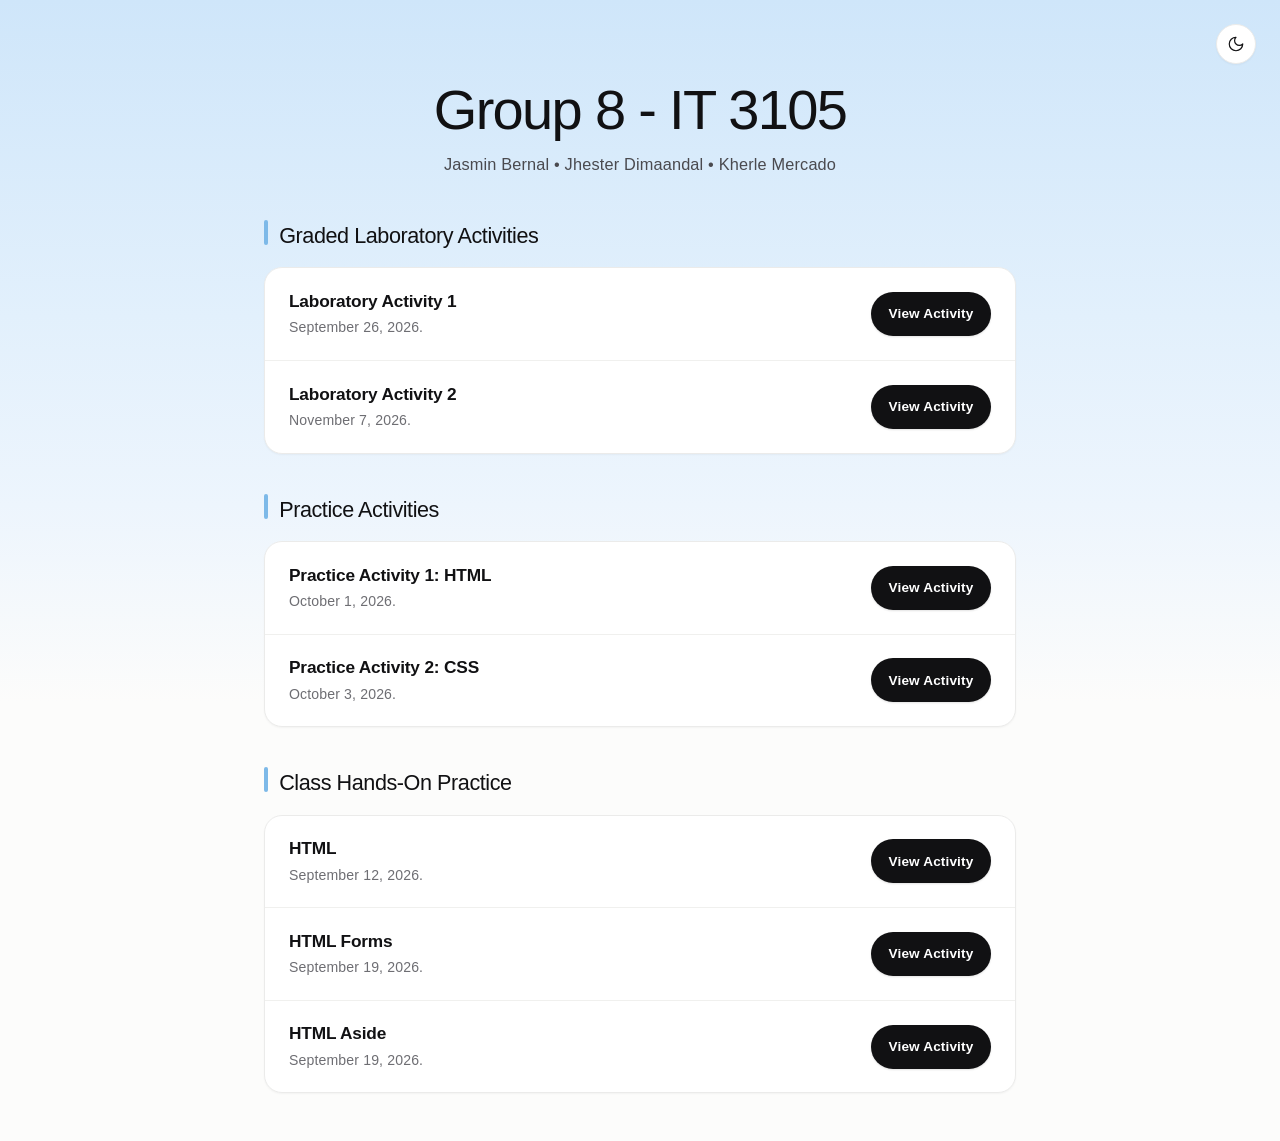
<file: index.html>
<!DOCTYPE html>
<html lang="en">
<head>
    <meta charset="UTF-8">
    <meta name="viewport" content="width=device-width, initial-scale=1.0">
    <title>Class Activity Repository</title>
    <script>
        try {
            if (localStorage.getItem("theme") === "dark") {
                document.documentElement.dataset.theme = "dark";
            }
        } catch (error) {}
    </script>
    <link rel="stylesheet" href="style.css">
</head>
<body>

    <div class="sky" aria-hidden="true">
        <svg class="sky-defs" width="0" height="0" focusable="false">
            <symbol id="pixel-cloud" viewBox="0 0 10 6" shape-rendering="crispEdges">
                <rect x="2" y="0" width="3" height="1"></rect>
                <rect x="6" y="0" width="2" height="1"></rect>
                <rect x="1" y="1" width="8" height="1"></rect>
                <rect x="0" y="2" width="10" height="3"></rect>
                <rect x="1" y="5" width="8" height="1"></rect>
            </symbol>
        </svg>
        <svg class="sky-cloud" viewBox="0 0 10 6" shape-rendering="crispEdges" style="--top:70px; --w:150px; --dur:70s; --delay:-10.5s; --opacity:0.95;"><use href="#pixel-cloud"></use></svg>
        <svg class="sky-cloud" viewBox="0 0 10 6" shape-rendering="crispEdges" style="--top:190px; --w:90px; --dur:95s; --delay:-52.3s; --opacity:0.8;"><use href="#pixel-cloud"></use></svg>
        <svg class="sky-cloud" viewBox="0 0 10 6" shape-rendering="crispEdges" style="--top:320px; --w:220px; --dur:60s; --delay:-49.2s; --opacity:0.9;"><use href="#pixel-cloud"></use></svg>
        <svg class="sky-cloud" viewBox="0 0 10 6" shape-rendering="crispEdges" style="--top:450px; --w:70px; --dur:110s; --delay:-33s; --opacity:0.7;"><use href="#pixel-cloud"></use></svg>
        <svg class="sky-cloud" viewBox="0 0 10 6" shape-rendering="crispEdges" style="--top:560px; --w:120px; --dur:80s; --delay:-54.4s; --opacity:0.85;"><use href="#pixel-cloud"></use></svg>
        <svg class="sky-cloud" viewBox="0 0 10 6" shape-rendering="crispEdges" style="--top:610px; --w:100px; --dur:88s; --delay:-37s; --opacity:0.8;"><use href="#pixel-cloud"></use></svg>
        <svg class="sky-moon" viewBox="0 0 10 10" shape-rendering="crispEdges" aria-hidden="true" focusable="false">
            <rect x="3" y="1" width="4" height="1"></rect>
            <rect x="2" y="2" width="6" height="1"></rect>
            <rect x="1" y="3" width="8" height="5"></rect>
            <rect x="2" y="8" width="6" height="1"></rect>
            <rect x="3" y="9" width="4" height="1"></rect>
            <rect class="sky-moon-crater" x="3" y="4" width="2" height="2"></rect>
            <rect class="sky-moon-crater" x="6" y="7" width="1" height="1"></rect>
        </svg>
    </div>

    <header>
        <button class="theme-toggle" type="button" role="switch" aria-checked="false" aria-label="Dark mode" hidden>
            <svg class="theme-icon theme-icon-moon" viewBox="0 0 24 24" fill="none" stroke="currentColor" stroke-width="1.6" stroke-linecap="round" stroke-linejoin="round" aria-hidden="true" focusable="false">
                <path d="M12 3a6 6 0 0 0 9 9 9 9 0 1 1-9-9Z"></path>
            </svg>
            <svg class="theme-icon theme-icon-sun" viewBox="0 0 24 24" fill="none" stroke="currentColor" stroke-width="1.6" stroke-linecap="round" stroke-linejoin="round" aria-hidden="true" focusable="false">
                <circle cx="12" cy="12" r="4"></circle>
                <path d="M12 2v2M12 20v2M4.93 4.93l1.41 1.41M17.66 17.66l1.41 1.41M2 12h2M20 12h2M4.93 19.07l1.41-1.41M17.66 6.34l1.41-1.41"></path>
            </svg>
        </button>
        <h1>Group 8 - IT 3105</h1>
        <p>Jasmin Bernal • Jhester Dimaandal • Kherle Mercado</p>
    </header>

    <!-- Graded Activities -->
    <main>

        <h2 class="section-title">Graded Laboratory Activities</h2>
        <ul class="activity-list">
            <li>
                <span class="activity-info">
                    <strong>Laboratory Activity 1</strong>
                    <p>September 26, 2026.</p>
                </span>
                <a href="laboratory activities\laboratory 1\index.html" class="btn">View Activity</a>
            </li>

            <li>
                <span class="activity-info">
                    <strong>Laboratory Activity 2</strong>
                    <p>November 7, 2026.</p>
                </span>
                <a href="laboratory activities\laboratory 2\index.html" class="btn">View Activity</a>
            </li>
        </ul>
        
        <!-- Practice Activities -->
        <h2 class="section-title">Practice Activities</h2>
        <ul class="activity-list">

            <li>
                <span class="activity-info">
                    <strong>Practice Activity 1: HTML</strong>
                    <p>October 1, 2026.</p>
                </span>
                <a href="practice activities\practice activity 1\student_profile_portal.html" class="btn">View Activity</a>
            </li>
            
            <li>
                <span class="activity-info">
                    <strong>Practice Activity 2: CSS</strong>
                    <p>October 3, 2026.</p>
                </span>
                <a href="practice activities\practice activity 2\student_profile_portal.html" class="btn">View Activity</a>
            </li>   

        </ul>

        <!-- Class Hands-On Practice Activities -->
        <h2 class="section-title">Class Hands-On Practice</h2>
        <ul class="activity-list">
            <li>
                <span class="activity-info">
                    <strong>HTML</strong>
                    <p>September 12, 2026.</p>
                </span>
                <a href="class hands-on practice/practice 1 html.html" class="btn">View Activity</a>
            </li>
            
            <li>
                <span class="activity-info">
                    <strong>HTML Forms</strong>
                    <p>September 19, 2026.</p>
                </span>
                <a href="class hands-on practice/practice 1 html forms.html" class="btn">View Activity</a>
            </li>   

            <li>
                <span class="activity-info">
                    <strong>HTML Aside</strong>
                    <p>September 19, 2026.</p>
                </span>
                <a href="class hands-on practice/practice 1 html aside.html" class="btn">View Activity</a>
            </li>  
        </ul>

    
    </main>

    <script>
        (() => {
            const root = document.documentElement;
            const toggle = document.querySelector(".theme-toggle");
            const sync = () => {
                const dark = root.dataset.theme === "dark";
                toggle.setAttribute("aria-checked", String(dark));
                toggle.hidden = false;
            };
            toggle.addEventListener("click", () => {
                const dark = root.dataset.theme !== "dark";
                root.dataset.theme = dark ? "dark" : "light";
                try {
                    localStorage.setItem("theme", dark ? "dark" : "light");
                } catch (error) {}
                sync();
            });
            sync();
        })();
    </script>

</body>
</html>
</file>
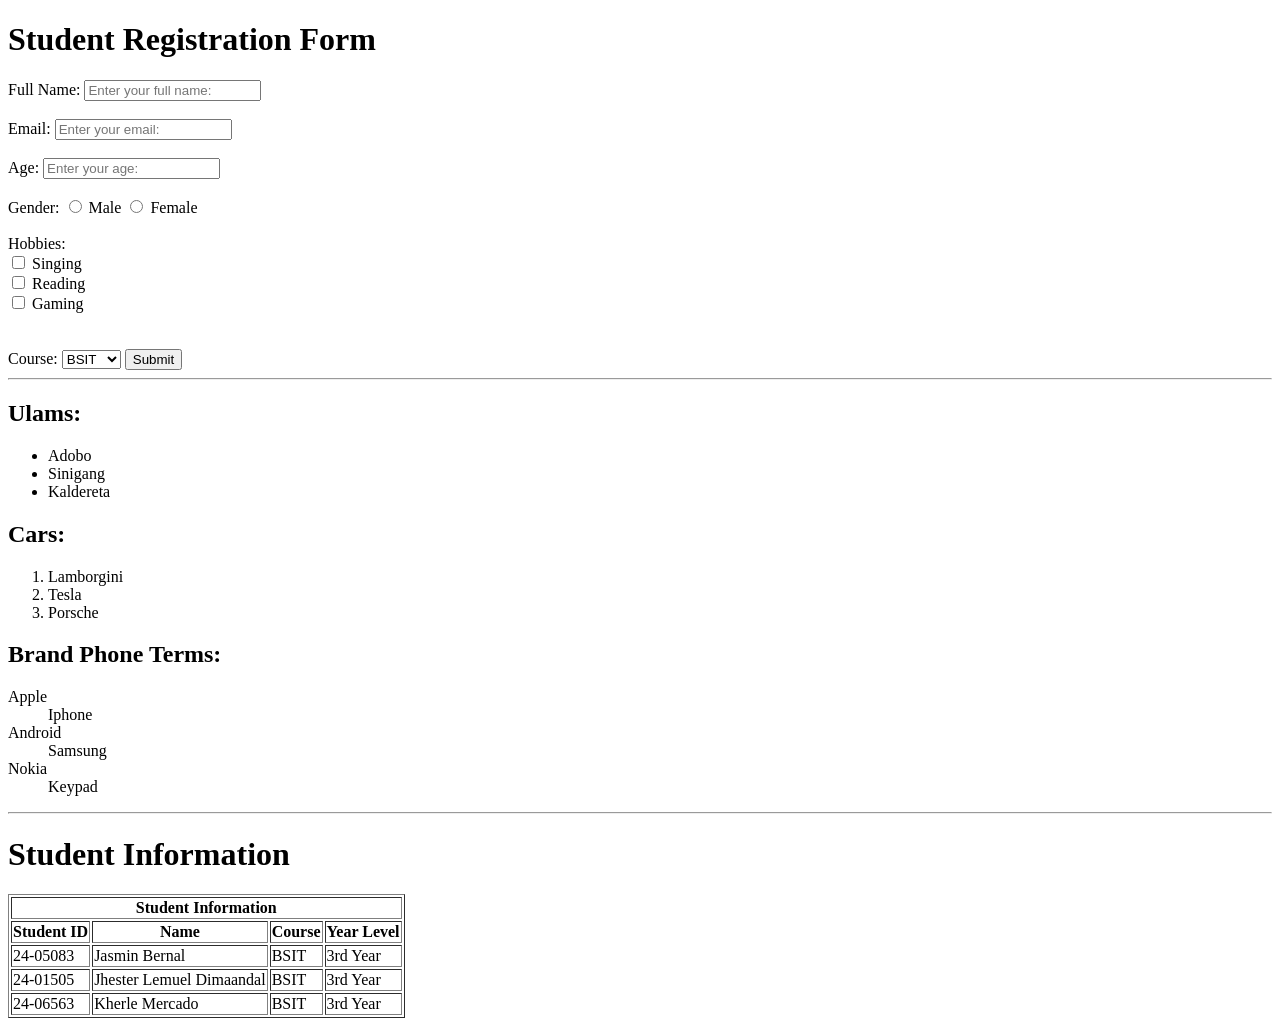
<file: laboratory activities/laboratory 1/index.html>
<!DOCTYPE html>
<html lang="en">
<head>
    <meta charset="UTF-8">
    <meta name="viewport" content="width=device-width, initial-scale=1.0">
    <title>Document</title>
</head>
<body>
    <h1>Student Registration Form</h1>
    <label for="fullname">Full Name:</label>
    <input type="text" id="fullname" name="fullname" placeholder="Enter your full name: ">

    <br>
    <br>

    <label for="Email">Email: </label>  
    <input type="email" id="Email" name="Email" placeholder="Enter your email: ">

    <br>
    <br>

    <label for="age">Age: </label>  
    <input type="number" id="age" name="age" placeholder="Enter your age: ">

    <br>
    <br>

    <label for="gender"> Gender:</label>
        <input type="radio" value="male">
        <label for="male">Male</label>
        <input type="radio" value="female">
        <label for="female">Female</label>
        

    <br>
    <br>

    <label for="hobbies">Hobbies: </label><br>

    <input type="checkbox" id="Singing" name="Singing" value="Singing">
    <label for="Singing">Singing</label><br>

    <input type="checkbox" id="Reading" name="Reading" value="Reading">
    <label for="Reading">Reading</label><br>
    
    <input type="checkbox" id="Gaming" name="Gaming" value="Gaming">
    <label for="Gaming">Gaming</label><br>

    <br>
    <br>

    <label for="course">Course:</label>
    <select id="course">
            <option value="BSIT">BSIT</option>
            <option value="BSCS">BSCS</option>
            <option value="BSIS">BSIS</option>
        </select>

    <button>Submit</button>

    <hr>

    <h2>Ulams:</h2>
    <ul>
        <li>Adobo</li>
        <li>Sinigang</li>
        <li>Kaldereta</li>
    </ul>

    <h2>Cars:</h2>
    <ol>
        <li>Lamborgini</li>
        <li>Tesla</li>
        <li>Porsche</li>
    </ol>

    <h2>Brand Phone Terms:</h2>
    <dl>
        <dt>Apple</dt>
        <dd>Iphone</dd>

        <dt>Android</dt>
        <dd>Samsung</dd>

        <dt>Nokia</dt>
        <dd>Keypad</dd>
    </dl>

    <hr>

    <h1>Student Information</h1>
    <table border="1">
        <tr>
            <th colspan = "4"> Student Information </th>
        </tr>

        <tr>
            <th> Student ID </th>
            <th> Name </th>
            <th> Course </th>
            <th> Year Level</th>
        </tr>
        <tr>
            <td>24-05083</td>
            <td>Jasmin Bernal</td>
            <td>BSIT</td>
            <td>3rd Year</td>
        </tr>
        <tr>
            <td>24-01505</td>
            <td>Jhester Lemuel Dimaandal</td>
            <td>BSIT</td>
            <td>3rd Year</td>
        </tr>
        <tr>
            <td>24-06563</td>
            <td>Kherle Mercado</td>
            <td>BSIT</td>
            <td>3rd Year</td>
        </tr>
    </table>

</body>
</html>
</file>
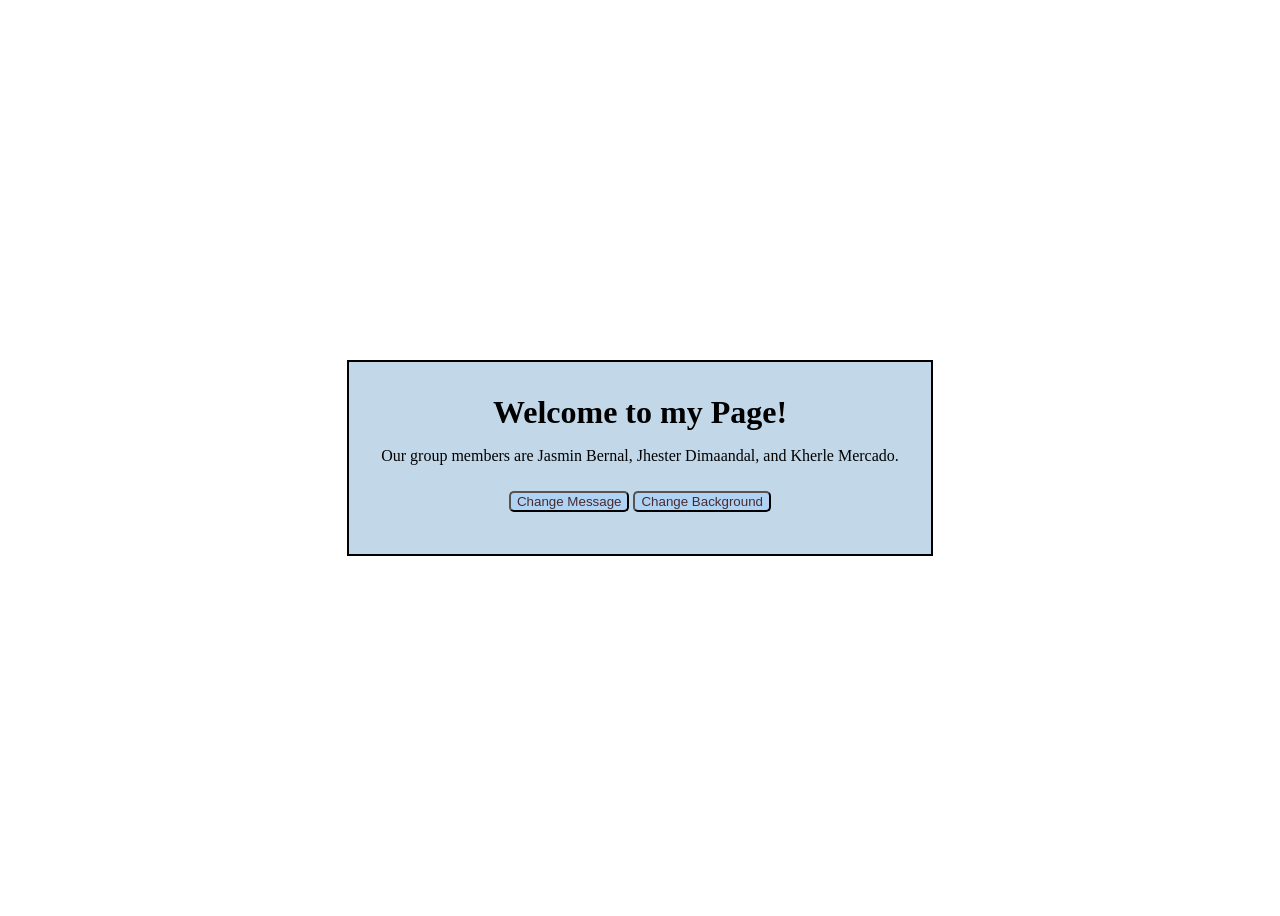
<file: laboratory activities/laboratory 2/index.html>
<!DOCTYPE html>
<html lang="en">
<head>
    <meta charset="UTF-8">
    <meta name="viewport" content="width=device-width, initial-scale=1.0">
    <title>My First Interactive Page</title>
    <link rel="stylesheet" href="style.css">
    <script src="index.js" defer></script>
</head>
<body>
    <div>
        <h1>Welcome to my Page!</h1>
        <p>Our group members are Jasmin Bernal, Jhester Dimaandal, and Kherle Mercado.</p>
        <button id="msg">Change Message</button>
        <button id="bg">Change Background</button>
    </div>
</body>
</html>
</file>
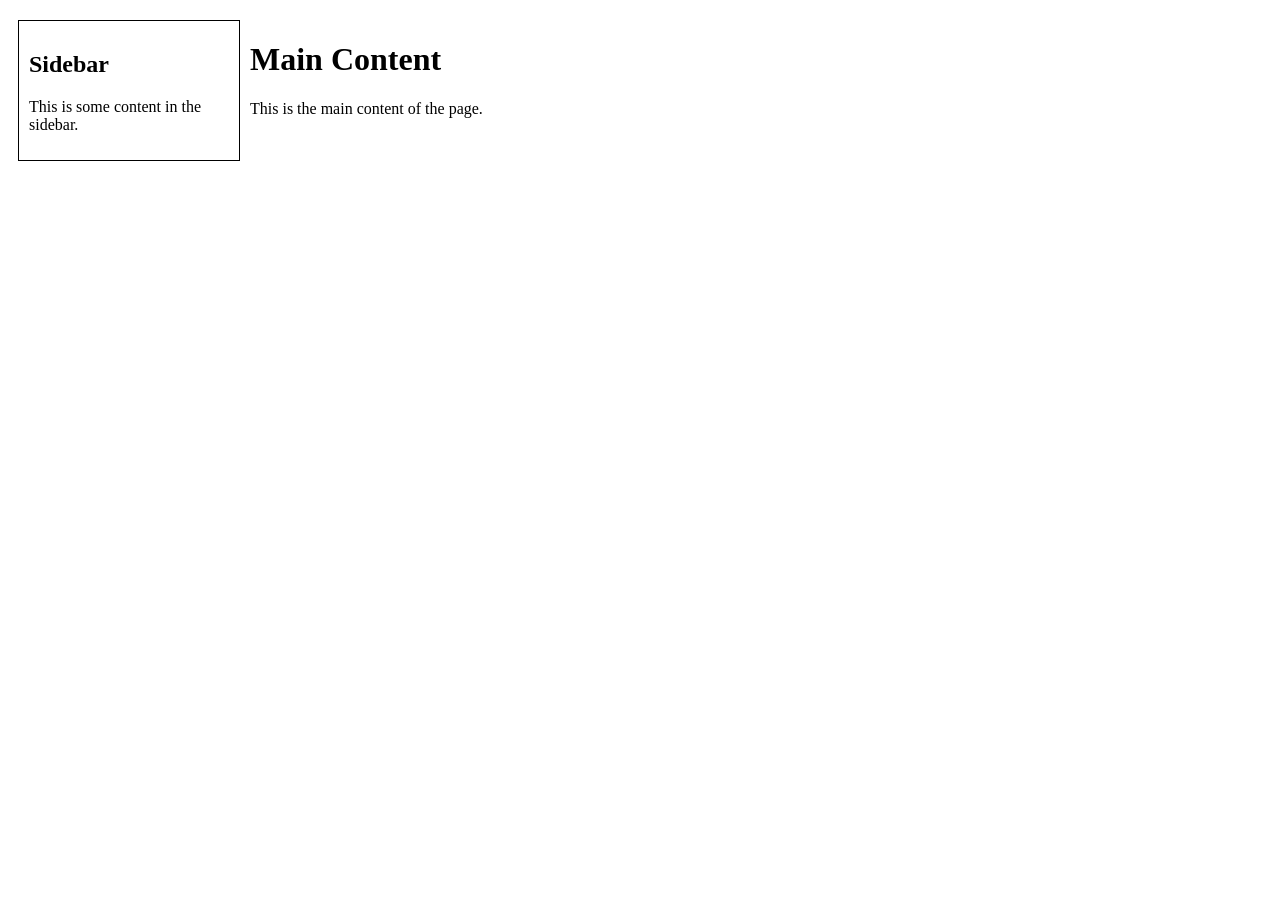
<file: class hands-on practice/practice 1 html aside.html>
<!DOCTYPE html>
<html lang="en">
<head>
    <meta charset="UTF-8">
    <meta name="viewport" content="width=device-width, initial-scale=1.0">
    <title>Aside</title>
    <style>
        main {
            padding: 10px;
            margin: 10px;
        }
        aside {
            width: 200px;
            border: 1px solid black;
            padding: 10px;
            margin: 10px;
            float: left;
        }
    </style>
</head>
<body>
    <aside>
        <h2>Sidebar</h2>
        <p>This is some content in the sidebar.</p>
    </aside>
    <main>
        <h1>Main Content</h1>
        <p>This is the main content of the page.</p>
    </main>

</body>
</html>
</file>
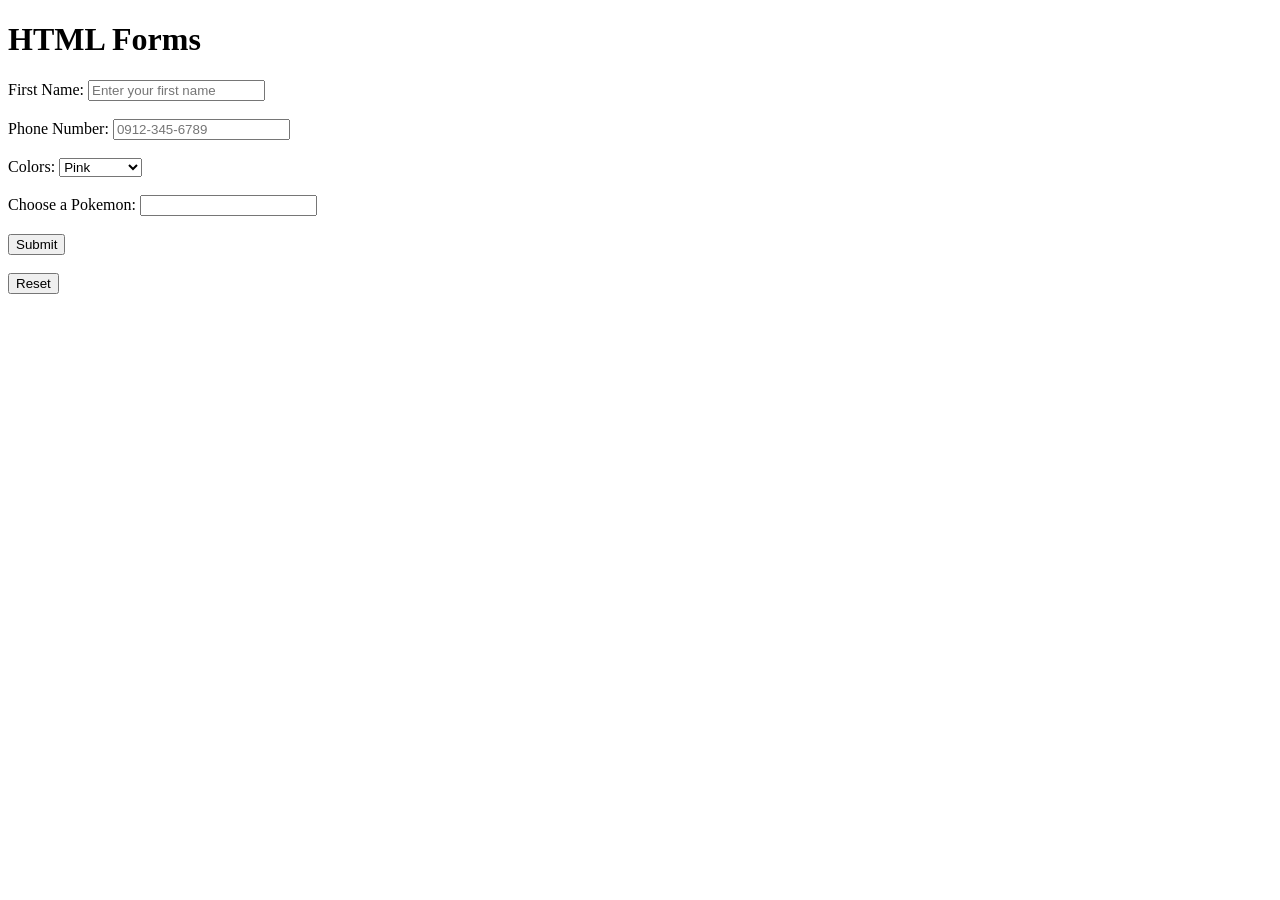
<file: class hands-on practice/practice 1 html forms.html>
<!DOCTYPE html>
<html lang="en">
<head>
    <meta charset="UTF-8">
    <meta name="viewport" content="width=<device-width>, initial-scale=1.0">
    <title>Forms</title>
</head>
<body>
    <h1>HTML Forms</h1>
    <form>
        <label for="Firstname">First Name:</label>
        <input type="text" id="Firstname" name="Firstname" placeholder="Enter your first name">
        <br>
        <br>
        <label for="phone">Phone Number:</label>
        <input type="tel" id="phone" pattern="[0-9]{4}-[0-9]{3}-[0-9]{4}" placeholder="0912-345-6789">
        <br>
        <br>
            <label for="colors"> Colors:</label>
            <select id="colors">
                <option value="pink">Pink</option>
                <option value="peach">Peach</option>
                <option value="periwinkle">Periwinkle</option>
                <option value="purple">Purple</option>
            </select>
        <br>
        <br>
        <label for="pk-opts"> Choose a Pokemon:</label>
        <input type="text" list="pk-opts" name="pk-choice" id="pk-choice">
        <datalist id="pk-opts">
            <option value="Pikachu">
            <option value="Jigglypuff">
            <option value="Squirtle">
            <option value="Psyduck">
        </datalist>
        
        <br>
        <br>
        <button type="submit">Submit</button>
        <br>
        <br>
        <button type="reset">Reset</button>
    </form>
</body>
</html>
</file>
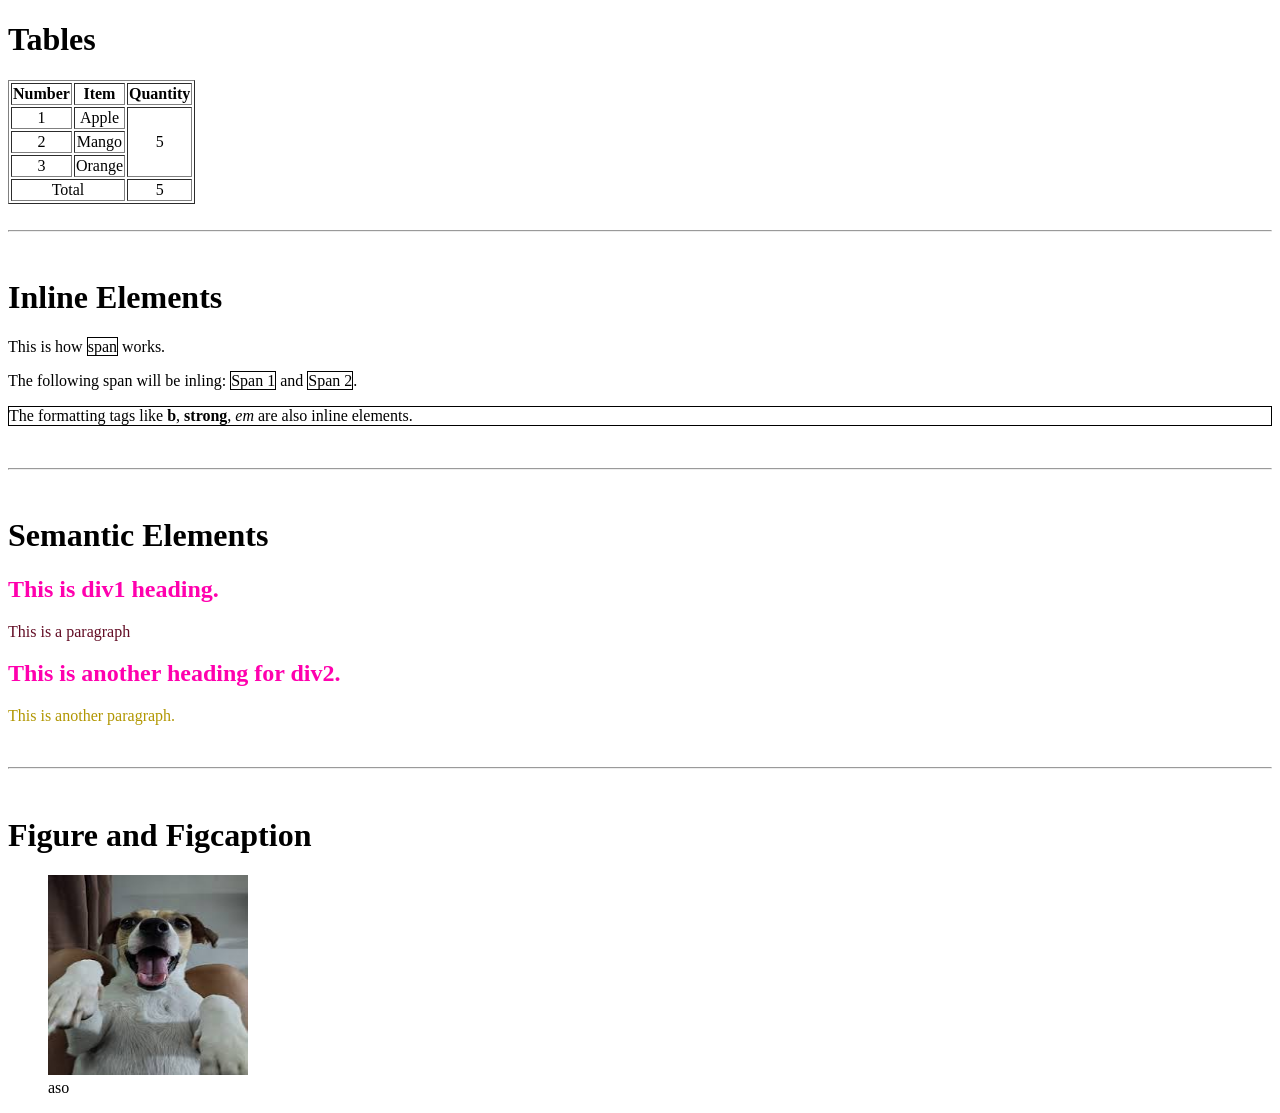
<file: class hands-on practice/practice 1 html.html>
<!DOCTYPE html>
<html lang="en">
<head>
    <meta charset="UTF-8">
    <meta name="viewport" content="width=device-width, initial-scale=1.0">
    <title>Practice Activity 1: HTML</title>
    <style>
        h2 {
            color: rgb(255, 0, 174);
        }
        .div1 {
            color: rgb(98, 12, 36);

        }
        .div2 {
            color: rgb(177, 150, 0);
        }

    </style>
</head>
<body>
    <h1>Tables</h1>
    <table border="1" style="text-align: center;">
        <tr>
            <th>Number</th>
            <th>Item</th>
            <th>Quantity</th>
        </tr>
        <tr>
            <td>1</td>
            <td>Apple</td>
            <td rowspan="3">5</td>
        </tr>
        <tr>
            <td>2</td>
            <td>Mango</td>
        </tr>
        <tr>
            <td>3</td>
            <td>Orange</td>
        </tr>
        <tr>
            <td colspan="2">Total</td>
            <td>5</td>
        </tr>
    </table>

    <br>
    <hr>
    <br>

    <h1>Inline Elements</h1>
    <p>This is how <span style="border: 1px solid black;">span</span> works.</p>
    <p>The following span will be inling: <span style="border: 1px solid black;"> Span 1</span> and <span style="border: 1px solid black;"> Span 2</span>.</p>
    <p style="border: 1px solid black">The formatting tags like <b>b</b>, <strong>strong</strong>, <em>em</em> are also inline elements.</p>

    <br>
    <hr>
    <br>
    <h1>Semantic Elements</h1>
    <div class="div1">
        <h2>This is div1 heading.</h2>
        <p>This is a paragraph</p>
    </div>
    <div class="div2">
        <h2>This is another heading for div2.</h2>
        <p>This is another paragraph.</p>
    </div>

    <br>
    <hr>
    <br>
    <h1>Figure and Figcaption</h1>
    <figure>
        <img src="attachments/images.jpg"
    alt="Trulli" style="width: 200px; height: 200px">
    <figcaption>aso</figcaption>
    </figure>

</body>
</html>
</file>
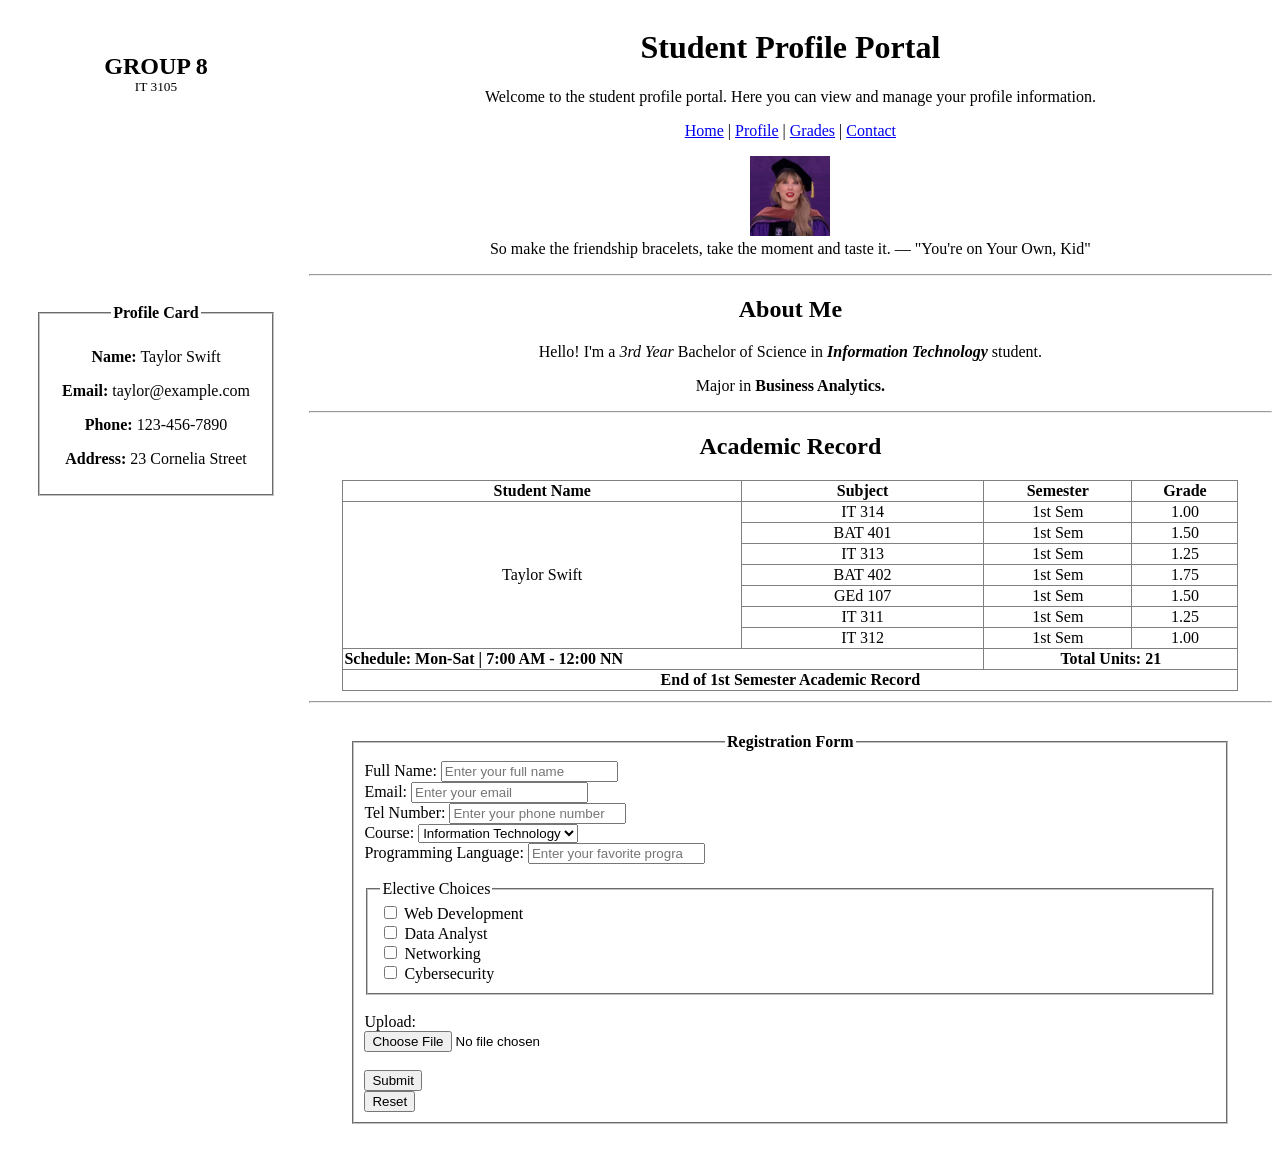
<file: practice activities/practice activity 1/student_profile_portal.html>
<!DOCTYPE html>
<html lang="en">
<head>
    <meta charset="UTF-8">
    <meta name="viewport" content="width=device-width, initial-scale=1.0">
    <title>Student Profile Portal</title>
</head>
<body>

    <header style="display: flex; flex-wrap: wrap; align-items: center; justify-content: center; gap: 0.3rem; text-align: center;">

        <div style="width: 16rem; text-align: center; line-height: 1.1; padding: 10px; margin: 10px;">
            <h2 style="margin: 0;">GROUP 8</h2>
            <small style="display: block;">IT 3105</small>
        </div>

        <div style="flex: 1; min-width: 72vw; text-align: center;">
            <h1>Student Profile Portal</h1>
            <p>Welcome to the student profile portal. Here you can view and manage your profile information.</p>
        
            <nav>
                <a href="#">Home</a> |
                <a href="#">Profile</a> |
                <a href="#">Grades</a> |
                <a href="#">Contact</a>
            </nav>

        </div>  

          
    </header>

    <main style="display: flex; flex-wrap: wrap; align-items: center; justify-content: center; gap: 0.3rem; text-align: center;">
        <aside style="height: 24rem; width: 16rem; text-align:center; padding: 10px; margin: 10px; margin-top: 9rem; align-self: flex-start;">
            <fieldset style="padding: 10px; margin: 10px; align-items: center; justify-content: center;"> 
                <legend style="text-align: center;"><strong>Profile Card</strong></legend>
                <p><b>Name:</b> Taylor Swift</p>
                <p><b>Email:</b> taylor@example.com</p>
                <p><b>Phone:</b> 123-456-7890</p>
                <p><b>Address:</b> 23 Cornelia Street</p>
            </fieldset>
        </aside>
        
        <div style="flex: 1; min-width: 72vw;text-align: center;">
            <figure>
                <img src="attachments/student-photo.jpg"
                     alt="Student Photo" style="width: 5rem; height: 5rem;">
                <figcaption>So make the friendship bracelets, take the moment and taste it. — "You're on Your Own, Kid"</figcaption>
            </figure>

            <hr>

            <section>
                <h2>About Me</h2>
                <p>Hello! I'm a <em>3rd Year</em> Bachelor of Science in <b><i>Information Technology</i></b> student.</p>
                <p>Major in <strong>Business Analytics.</strong></p>
            </section>

            <hr>

            <section>
                <h2>Academic Record</h2>
                <table border="1" style="margin: 10px auto; border-collapse: collapse; width: 70vw;">
                    <thead>
                        <tr>
                            <th>Student Name</th>
                            <th>Subject</th>
                            <th>Semester</th>
                            <th>Grade</th>
                        </tr>
                    </thead>
                    <tbody>
                        <tr>
                            <td rowspan="7">Taylor Swift</td>
                            <td>IT 314</td>
                            <td>1st Sem</td>
                            <td>1.00</td>
                        </tr>
                        <tr>
                            <td>BAT 401</td>
                            <td>1st Sem</td>
                            <td>1.50</td>
                        </tr>
                        <tr>
                            <td>IT 313</td>
                            <td>1st Sem</td>
                            <td>1.25</td>
                        </tr>
                        <tr>
                            <td>BAT 402</td>
                            <td>1st Sem</td>
                            <td>1.75</td>
                        </tr>
                        <tr>
                            <td>GEd 107</td>
                            <td>1st Sem</td>
                            <td>1.50</td>
                        </tr>
                        <tr>
                            <td>IT 311</td>
                            <td>1st Sem</td>
                            <td>1.25</td>
                        </tr>
                        <tr>
                            <td>IT 312</td>
                            <td>1st Sem</td>
                            <td>1.00</td>
                        </tr>

                        <tr>
                            <td colspan="2" style="text-align: left; font-weight: bold;">Schedule: Mon-Sat | 7:00 AM - 12:00 NN</td>
                            <td colspan="2" style="text-align: center; font-weight: bold;">Total Units: 21</td>
                        </tr>
                        
                        <tr>
                            <td colspan="4" style="text-align: center; font-weight: bold;">End of 1st Semester Academic Record</td>
                        </tr>
                    </tbody>
                </table>
            </section>

            <hr>

            <section id="form" style="height: auto; width: 70vw; padding: 10px; margin: 10px auto; align-items: center; justify-content: center; float: none;">
                <fieldset style="padding: 10px; margin: 10px;">
                    <legend style="text-align: center;"><strong>Registration Form</strong></legend>
                    <form action="#" method="POST" style="text-align: left;">
                        <label for="fullName">Full Name:</label>
                        <input type="text" id="fullName" name="fullName" required placeholder="Enter your full name"><br>
                        
                        <label for="email">Email:</label>
                        <input type="email" id="email" name="email" required placeholder="Enter your email"><br>

                        <label for="phone">Tel Number:</label>
                        <input type="tel" id="phone" name="phone" required placeholder="Enter your phone number"><br>

                        <label for="course">Course:</label>
                        <select id="course" placeholder="Select your course">
                            <optgroup label="Courses"></optgroup>
                            <option value="it">Information Technology</option>
                            <option value="cs">Computer Science</option>
                            <option value="is">Information Systems</option>
                        </select>

                        <br>

                        <label for="programming_language">Programming Language:</label>
                        <input type="text" id="programming_language" list="programming_languages" name="programming_language" required placeholder="Enter your favorite programming language"><br>
                        <datalist id="programming_languages">
                            <option value="Python">
                            <option value="JavaScript">
                            <option value="Java">
                            <option value="C++">
                        </datalist>

                        <fieldset style="margin-top: 1rem; text-align: left;">
                            <legend>Elective Choices</legend>
                            <label><input type="checkbox" name="electives" value="web-dev"> Web Development</label><br>
                            <label><input type="checkbox" name="electives" value="data-science"> Data Analyst</label><br>
                            <label><input type="checkbox" name="electives" value="networking"> Networking</label><br>
                            <label><input type="checkbox" name="electives" value="cybersecurity"> Cybersecurity</label>
                        </fieldset>
                        <br>
                        <label for="upload">Upload:</label><br>
                        <input type="file" id="upload" name="upload" accept=".pdf,.doc,.docx,image/*"><br>
                        <br>
                        <button type="submit">Submit</button>
                        <br>
                        <button type="reset">Reset</button>
                    </form>
                </fieldset>
            </section>
        </div>
    
    </main>

































    


</body>
</html>
</file>
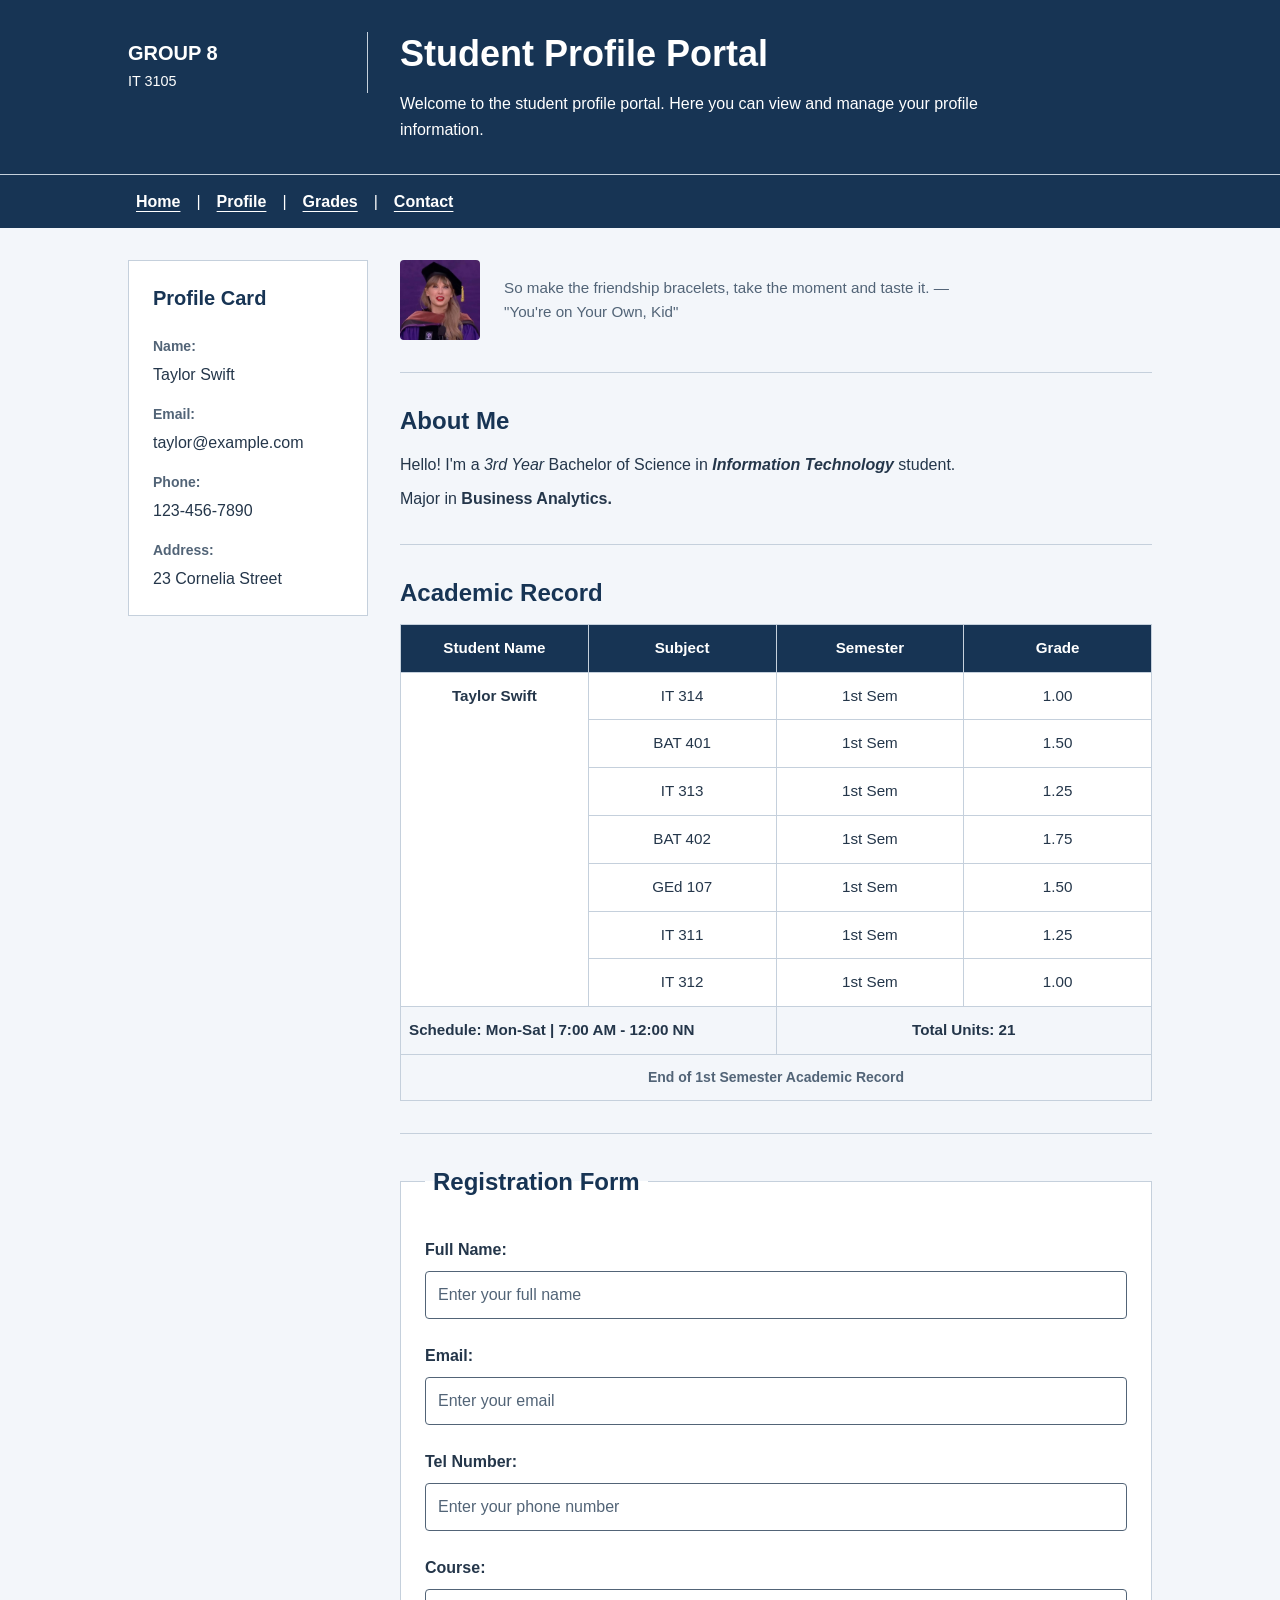
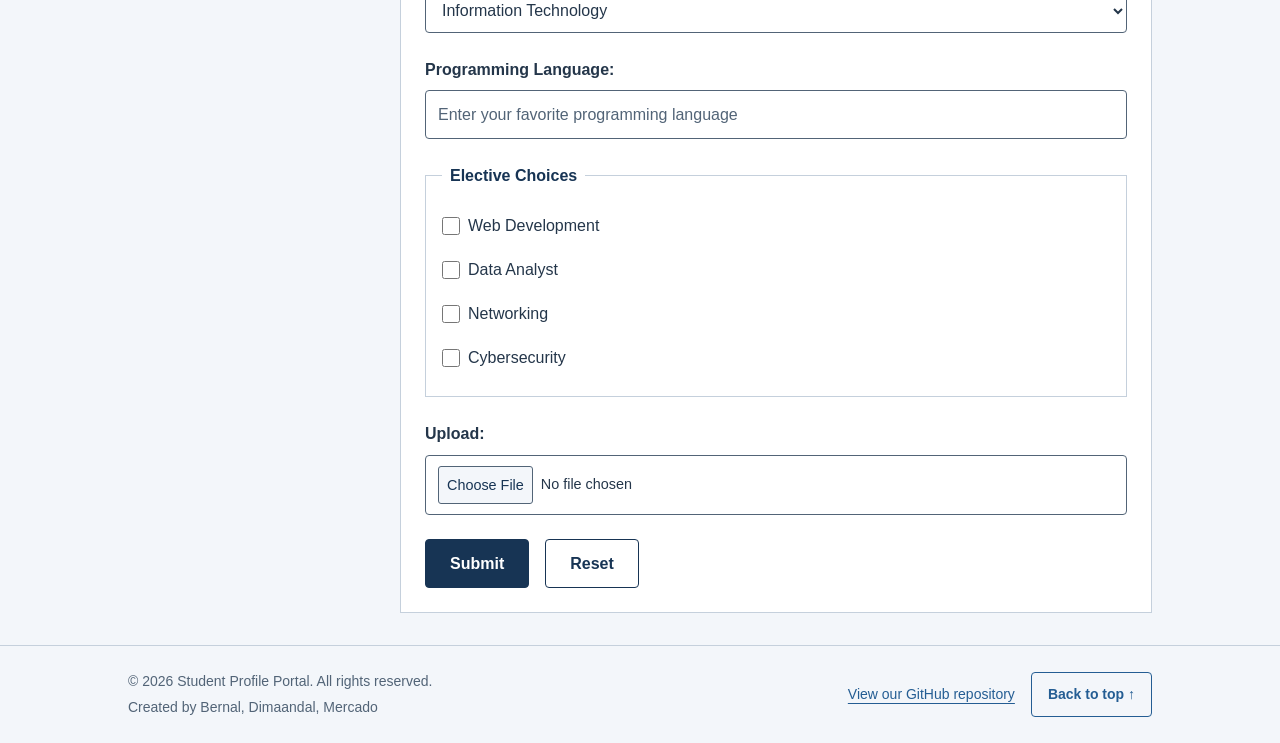
<file: practice activities/practice activity 2/student_profile_portal.html>
<!DOCTYPE html>
<html lang="en">
<head>
    <meta charset="UTF-8">
    <meta name="viewport" content="width=device-width, initial-scale=1.0">
    <title>Student Profile Portal</title>
    <link rel="stylesheet" href="styles.css">
</head>
<body>

    <header id="top">
        <div class="header-inner">

        <div class="header-group">
            <h2>GROUP 8</h2>
            <small>IT 3105</small>
        </div>

        <div class="header-content">
            <h1>Student Profile Portal</h1>
            <p>Welcome to the student profile portal. Here you can view and manage your profile information.</p>
        

        </div>  

          
        </div>
    </header>

    <nav class="site-nav" aria-label="Main navigation">
        <div class="nav-inner">
            <a href="#">Home</a> |
            <a href="#profile">Profile</a> |
            <a href="#academic-record">Grades</a> |
            <a href="#contact">Contact</a>
        </div>
    </nav>

    <main id="profile">
        <aside class="profile-card">
            <fieldset> 
                <legend><strong>Profile Card</strong></legend>
                <p><b>Name:</b> Taylor Swift</p>
                <p><b>Email:</b> taylor@example.com</p>
                <p><b>Phone:</b> 123-456-7890</p>
                <p><b>Address:</b> 23 Cornelia Street</p>
            </fieldset>
        </aside>
        
        <div class="main-content">
            <figure class="student-intro">
                <img src="attachments/student-photo.jpg"
                     alt="Student Photo">
                <figcaption>So make the friendship bracelets, take the moment and taste it. — "You're on Your Own, Kid"</figcaption>
            </figure>

            <hr>

            <section class="about-me">
                <h2>About Me</h2>
                <p>Hello! I'm a <em>3rd Year</em> Bachelor of Science in <b><i>Information Technology</i></b> student.</p>
                <p>Major in <strong>Business Analytics.</strong></p>
            </section>

            <hr>

            <section class="academic-record" id="academic-record">
                <h2>Academic Record</h2>
                <table>
                    <thead>
                        <tr>
                            <th scope="col">Student Name</th>
                            <th scope="col">Subject</th>
                            <th scope="col">Semester</th>
                            <th scope="col">Grade</th>
                        </tr>
                    </thead>
                    <tbody>
                        <tr>
                            <td rowspan="7">Taylor Swift</td>
                            <td>IT 314</td>
                            <td>1st Sem</td>
                            <td>1.00</td>
                        </tr>
                        <tr>
                            <td>BAT 401</td>
                            <td>1st Sem</td>
                            <td>1.50</td>
                        </tr>
                        <tr>
                            <td>IT 313</td>
                            <td>1st Sem</td>
                            <td>1.25</td>
                        </tr>
                        <tr>
                            <td>BAT 402</td>
                            <td>1st Sem</td>
                            <td>1.75</td>
                        </tr>
                        <tr>
                            <td>GEd 107</td>
                            <td>1st Sem</td>
                            <td>1.50</td>
                        </tr>
                        <tr>
                            <td>IT 311</td>
                            <td>1st Sem</td>
                            <td>1.25</td>
                        </tr>
                        <tr>
                            <td>IT 312</td>
                            <td>1st Sem</td>
                            <td>1.00</td>
                        </tr>

                        <tr>
                            <td colspan="2" class="record-schedule">Schedule: Mon-Sat | 7:00 AM - 12:00 NN</td>
                            <td colspan="2" class="record-units">Total Units: 21</td>
                        </tr>
                        
                        <tr>
                            <td colspan="4" class="record-end">End of 1st Semester Academic Record</td>
                        </tr>
                    </tbody>
                </table>
            </section>

            <hr>

            <section id="form">
                <fieldset>
                    <legend><strong>Registration Form</strong></legend>
                    <form action="#" method="POST">
                        <label for="fullName">Full Name:</label>
                        <input type="text" id="fullName" name="fullName" required placeholder="Enter your full name"><br>
                        
                        <label for="email">Email:</label>
                        <input type="email" id="email" name="email" required placeholder="Enter your email"><br>

                        <label for="phone">Tel Number:</label>
                        <input type="tel" id="phone" name="phone" required placeholder="Enter your phone number"><br>

                        <label for="course">Course:</label>
                        <select id="course" placeholder="Select your course">
                            <optgroup label="Courses"></optgroup>
                            <option value="it">Information Technology</option>
                            <option value="cs">Computer Science</option>
                            <option value="is">Information Systems</option>
                        </select>

                        <br>

                        <label for="programming_language">Programming Language:</label>
                        <input type="text" id="programming_language" list="programming_languages" name="programming_language" required placeholder="Enter your favorite programming language"><br>
                        <datalist id="programming_languages">
                            <option value="Python">
                            <option value="JavaScript">
                            <option value="Java">
                            <option value="C++">
                        </datalist>

                        <fieldset>
                            <legend>Elective Choices</legend>
                            <label><input type="checkbox" name="electives" value="web-dev"> Web Development</label><br>
                            <label><input type="checkbox" name="electives" value="data-science"> Data Analyst</label><br>
                            <label><input type="checkbox" name="electives" value="networking"> Networking</label><br>
                            <label><input type="checkbox" name="electives" value="cybersecurity"> Cybersecurity</label>
                        </fieldset>
                        <br>
                        <label for="upload">Upload:</label><br>
                        <input type="file" id="upload" name="upload" accept=".pdf,.doc,.docx,image/*"><br>
                        <br>
                        <div class="form-actions">
                            <button type="submit">Submit</button>
                            <button type="reset">Reset</button>
                        </div>
                    </form>
                </fieldset>
            </section>
        </div>
    
    </main>

    <footer id="contact">
        <div class="footer-inner">
            <div class="footer-credits">
                <p>&copy; 2026 Student Profile Portal. All rights reserved.</p>
                <p>Created by Bernal, Dimaandal, Mercado</p>
            </div>
            <div class="footer-links">
                <a href="https://github.com/jasterdmndl/IT_3105_Group8_WebSys">View our GitHub repository</a>
                <a class="back-to-top" href="#top">Back to top <span aria-hidden="true">&uarr;</span></a>
            </div>
        </div>
    </footer>

































    


</body>
</html>
</file>
<file: style.css>
:root {
    --ink: #111113;
    --body: #4a4a4f;
    --muted: #6e6e73;
    --page: #fcfcfb;
    --card-bg: #ffffff;
    --line: #ebebea;
    --line-soft: #f0f0ee;
    --soft: #f4f4f2;
    --field: #dcdcda;
    --sky-top: #cfe6fa;
    --sky-mid: #e2f0fc;
    --sky-low: #edf5fd;
    --accent-blue: #7db9e8;
    --link-blue: #2f6fa3;
    --moon: #f6e9b4;
    --moon-crater: #d8c78e;
    --toggle-bg: #ffffff;
    --toggle-hover: #f4f4f2;
    --btn-bg: #111113;
    --btn-text: #ffffff;
    --btn-hover: #2a2a2e;
    --card-shadow: rgba(17, 17, 19, 0.04);
    --skeleton-base: #ebebea;
    --skeleton-shine: rgba(255, 255, 255, 0.7);
    --focus: #2f6fa3;
    --selection-bg: rgba(125, 185, 232, 0.35);
    --font-sans: "Segoe UI", Tahoma, Geneva, Verdana, sans-serif;
    --font-serif: Georgia, "Times New Roman", serif;
    color-scheme: light;
}

:root[data-theme="dark"] {
    color-scheme: dark;
    --ink: #f4f7ff;
    --body: #c7d2e5;
    --muted: #94a3b8;
    --page: #0b111d;
    --card-bg: #111a2c;
    --line: #26324a;
    --line-soft: #1f2a3e;
    --soft: #162033;
    --field: #33405a;
    --sky-top: #061124;
    --sky-mid: #0b1a35;
    --sky-low: #142747;
    --accent-blue: #8fc7ee;
    --link-blue: #8fc7ee;
    --toggle-bg: #15203a;
    --toggle-hover: #1c2a47;
    --btn-bg: #e8f2ff;
    --btn-text: #0b1324;
    --btn-hover: #d4e8ff;
    --card-shadow: rgba(0, 0, 0, 0.28);
    --skeleton-base: #2b3954;
    --skeleton-shine: rgba(255, 255, 255, 0.1);
    --focus: #8fc7ee;
    --selection-bg: rgba(143, 199, 238, 0.3);
}

* {
    margin: 0;
    padding: 0;
    box-sizing: border-box;
    font-family: var(--font-sans);
}

@media (prefers-reduced-motion: no-preference) {
    html {
        scroll-behavior: smooth;
    }
}

body {
    position: relative;
    background-color: var(--page);
    color: var(--ink);
    line-height: 1.6;
}

.sky {
    position: absolute;
    inset: 0 0 auto;
    height: clamp(520px, 78vh, 760px);
    overflow: hidden;
    pointer-events: none;
    background: linear-gradient(180deg, var(--sky-top) 0%, var(--sky-mid) 45%, var(--sky-low) 72%, var(--page) 100%);
    z-index: 0;
}

.sky-defs {
    position: absolute;
}

.sky::before {
    content: "";
    position: absolute;
    inset: 0;
    opacity: 0;
    background-image:
        radial-gradient(circle, rgba(244, 247, 255, 0.9) 0 1px, transparent 1.5px),
        radial-gradient(circle, rgba(244, 247, 255, 0.65) 0 1px, transparent 1.5px),
        radial-gradient(circle, rgba(244, 247, 255, 0.45) 0 1px, transparent 1.5px);
    background-size: 137px 137px, 211px 211px, 283px 283px;
    background-position: 17px 31px, 83px 107px, 149px 59px;
}

.sky-moon {
    position: absolute;
    top: 1rem;
    left: clamp(0.75rem, 5vw, 6rem);
    width: clamp(36px, 6vw, 76px);
    height: auto;
    display: none;
    fill: var(--moon);
}

.sky-moon-crater {
    fill: var(--moon-crater);
}

.sky-cloud {
    position: absolute;
    top: var(--top);
    left: 100%;
    width: var(--w);
    height: auto;
    fill: #ffffff;
    opacity: var(--opacity, 0.9);
    animation: cloud-drift var(--dur) var(--delay) linear infinite;
    will-change: transform;
}

:root[data-theme="dark"] .sky::before {
    opacity: 1;
}

:root[data-theme="dark"] .sky-moon {
    display: block;
}

:root[data-theme="dark"] .sky-cloud {
    fill: #c7d8f5;
    opacity: 0.16;
}

@keyframes cloud-drift {
    to {
        transform: translate(calc(-100vw - 100% - 40px));
    }
}

header,
main,
footer {
    position: relative;
    z-index: 1;
}

::selection {
    background-color: var(--selection-bg);
    color: var(--ink);
}

/* Banner Header */
header {
    padding: 5rem 2rem 4rem;
    text-align: center;
}

header h1 {
    font-size: clamp(2.25rem, 5vw, 3.5rem);
    font-weight: 500;
    line-height: 1.08;
    letter-spacing: -0.03em;
    margin-bottom: 0.7rem;
    text-wrap: balance;
}

.section-title em {
    font-family: var(--font-serif);
    font-style: italic;
    font-weight: 400;
}

header p {
    font-size: 1.02rem;
    line-height: 1.5;
    letter-spacing: 0.01em;
    color: var(--body);
    max-width: 600px;
    margin: 0 auto;
    text-wrap: balance;
}

.theme-toggle {
    position: absolute;
    top: 1.5rem;
    right: 1.5rem;
    display: grid;
    place-items: center;
    width: 40px;
    height: 40px;
    padding: 0;
    appearance: none;
    border: 1px solid var(--line);
    border-radius: 50%;
    background-color: var(--toggle-bg);
    color: var(--ink);
    box-shadow: 0 1px 2px var(--card-shadow);
    cursor: pointer;
}

.theme-toggle[hidden] {
    display: none;
}

.theme-toggle:hover {
    background-color: var(--toggle-hover);
}

.theme-toggle:focus-visible {
    outline: 2px solid var(--focus);
    outline-offset: 3px;
}

.theme-icon {
    display: block;
    width: 18px;
    height: 18px;
}

.theme-icon-sun {
    display: none;
}

:root[data-theme="dark"] .theme-icon-sun {
    display: block;
}

:root[data-theme="dark"] .theme-icon-moon {
    display: none;
}

@media (prefers-reduced-motion: no-preference) {
    header h1,
    header p {
        animation: header-reveal 800ms cubic-bezier(0.16, 1, 0.3, 1) both;
    }

    header h1 {
        animation-delay: 200ms;
    }

    header p {
        animation-delay: 700ms;
        animation-duration: 700ms;
    }
}

@keyframes header-reveal {
    from {
        clip-path: inset(0 100% 0 0);
        transform: translateX(-8px);
    }
    to {
        clip-path: inset(0);
        transform: translateX(0);
    }
}

/* Main Container */
main {
    max-width: 800px;
    margin: -1.25rem auto 3rem auto;
    padding: 0 1.5rem;
}

/* Section Styling */
.section-title {
    display: block;
    font-size: 1.35rem;
    font-weight: 500;
    line-height: 1.3;
    letter-spacing: -0.02em;
    margin-bottom: 1.1rem;
    color: var(--ink);
}

.section-title::before {
    content: "";
    display: inline-block;
    vertical-align: -0.1em;
    width: 4px;
    height: 1.15em;
    margin-right: 0.7rem;
    border-radius: 999px;
    background: var(--accent-blue);
}

/* Simple List Styling */
.activity-list {
    list-style: none;
    background: var(--card-bg);
    border: 1px solid var(--line);
    border-radius: 18px;
    box-shadow: 0 1px 2px var(--card-shadow);
    margin-bottom: 2.5rem;
    overflow: hidden;
    overflow: clip;
}

.activity-list li {
    display: flex;
    justify-content: space-between;
    align-items: center;
    padding: 1.35rem 1.5rem;
    border-bottom: 1px solid var(--line-soft);
    gap: 1rem;
}

.activity-list li:last-child {
    border-bottom: none;
}

.activity-info {
    min-width: 0;
}

.activity-info strong {
    display: block;
    font-size: 1.08rem;
    font-weight: 600;
    line-height: 1.35;
    letter-spacing: -0.01em;
    color: var(--ink);
    margin-bottom: 0.25rem;
}

.activity-info p {
    color: var(--muted);
    font-size: 0.88rem;
    line-height: 1.5;
    letter-spacing: 0.01em;
    font-variant-numeric: tabular-nums;
}

@media screen and (prefers-reduced-motion: no-preference) {
    @supports (animation-timeline: view()) {
        .activity-list li {
            animation: activity-reveal 1ms linear both;
            animation-timeline: view();
            animation-range: entry 0% entry 100%;
        }
    }
}

@keyframes activity-reveal {
    from {
        opacity: 0;
        clip-path: inset(0 100% 0 0);
    }
    to {
        opacity: 1;
        clip-path: inset(0);
    }
}

@media screen and (prefers-reduced-motion: no-preference) {
    .activity-list .activity-info strong,
    .activity-list .activity-info p {
        width: fit-content;
        position: relative;
    }

    .activity-list .btn {
        position: relative;
    }

    .activity-list .activity-info strong::before,
    .activity-list .activity-info p::before,
    .activity-list .btn::before {
        content: "";
        position: absolute;
        inset: 0;
        z-index: 1;
        border-radius: 4px;
        background-color: var(--card-bg);
        background-image:
            linear-gradient(90deg, transparent, var(--skeleton-shine), transparent),
            linear-gradient(var(--skeleton-base), var(--skeleton-base));
        background-repeat: no-repeat;
        background-position: -8rem 0, 0 50%;
        animation: skeleton-shimmer 1100ms ease-in-out 1 both, skeleton-out 1400ms ease both;
    }

    .activity-list .activity-info strong::before {
        background-size: 8rem 100%, 100% 14px;
    }

    .activity-list .activity-info p::before {
        background-size: 8rem 100%, 100% 10px;
    }

    .activity-list .btn::before {
        background-color: var(--skeleton-base);
        background-size: 8rem 100%, 100% 100%;
        border-radius: 999px;
    }
}

@keyframes skeleton-shimmer {
    from {
        background-position: -8rem 0, 0 50%;
    }
    to {
        background-position: calc(100% + 8rem) 0, 0 50%;
    }
}

@keyframes skeleton-out {
    0%, 75% {
        opacity: 1;
    }
    100% {
        opacity: 0;
        visibility: hidden;
    }
}

/* Buttons */
.btn {
    display: inline-flex;
    align-items: center;
    justify-content: center;
    background-color: var(--btn-bg);
    color: var(--btn-text);
    min-height: 44px;
    padding: 0 1.1rem;
    border-radius: 999px;
    text-decoration: none;
    font-size: 0.85rem;
    font-weight: 600;
    letter-spacing: 0.01em;
    white-space: nowrap;
    box-shadow: 0 1px 2px rgba(17, 17, 19, 0.12);
    transition: box-shadow 0.2s;
}

.btn:hover {
    background-color: var(--btn-hover);
    box-shadow: 0 4px 12px rgba(17, 17, 19, 0.16);
}

.btn:active {
    box-shadow: 0 1px 2px rgba(17, 17, 19, 0.12);
}

.btn:focus-visible {
    outline: 2px solid var(--focus);
    outline-offset: 3px;
}

.btn.secondary {
    background-color: var(--soft);
    color: var(--ink);
}

.btn.secondary:hover {
    background-color: var(--field);
}

@media (max-width: 900px) {
    .sky {
        height: clamp(470px, 72vh, 640px);
    }

    .sky-cloud {
        width: calc(var(--w) * 0.55);
        animation-duration: calc(var(--dur) * 0.7);
        animation-delay: calc(var(--delay) * 0.7);
    }
}

@media (max-width: 560px) {
    header {
        padding: 3.5rem 1.25rem 3rem;
    }

    .theme-toggle {
        top: 1rem;
        right: 1rem;
    }

    main {
        margin-top: -1rem;
        padding: 0 1rem;
    }

    .section-title {
        font-size: 1.22rem;
    }

    .activity-list {
        border-radius: 16px;
    }

    .activity-list li {
        padding: 1.1rem 1.15rem;
        gap: 0.75rem;
    }

    .activity-list .btn {
        padding: 0.55rem 0.9rem;
        font-size: 0.8rem;
    }
}

@media (prefers-reduced-motion: reduce) {
    .sky-cloud {
        display: none;
    }
}

/* Footer */
footer {
    text-align: center;
    padding: 2rem;
    color: var(--muted);
    font-size: 0.85rem;
    border-top: 1px solid var(--line);
    background: var(--page);
}
</file>
<file: laboratory activities/laboratory 2/style.css>
* {
    box-sizing: border-box;
}

body {
    display: flex;
    justify-content: center;
    align-items: center;
    height: 100vh;
}

div {
    border: 2px solid black;
    margin: 0;
    padding: 2rem;
    text-align: center;
    background-color: rgb(194, 216, 233);
}

div h1 {
    text-align: center;
    margin: 0;
}

div button {
    background-color: rgba(176, 211, 244, 0.958);
    color: rgb(72, 43, 48);
    display: inline-block;
    margin: 10px auto;
    border-radius: 5px;
}
</file>
<file: practice activities/practice activity 2/styles.css>
:root {
    --navy: #173454;
    --blue: #245D93;
    --text: #24364A;
    --muted: #526477;
    --background: #F3F6FA;
    --white: #FFFFFF;
    --border: #C5D0DC;

    --space-small: 0.5rem;
    --space-medium: 1rem;
    --space-large: 1.5rem;
    --space-section: 2rem;
}

* {
    box-sizing: border-box;
}


html {
    scroll-behavior: smooth;
}

body {
    margin: 0;
    background-color: var(--background);
    color: var(--text);
    font-family: "Segoe UI", Arial, sans-serif;
    font-size: 1rem;
    line-height: 1.6;
}

input,
select,
button {
    font: inherit;
}

header {
    padding: var(--space-section) 0;
    background-color: var(--navy);
    color: var(--white);
}

.header-inner {
    display: flex;
    align-items: flex-start;
    gap: var(--space-section);
    width: auto;
    margin: 0 10%;
}

.header-group {
    flex: 0 0 15rem;
    padding: var(--space-small) var(--space-section) 0 0;
    border-right: 1px solid var(--border);
}

.header-group h2 {
    margin: 0 0 0.25rem;
    font-size: 1.25rem;
    font-weight: 600;
    line-height: 1.3;
}

.header-group small {
    display: block;
    font-size: 0.9rem;
}

.header-content {
    flex: 1;
    min-width: 0;
    overflow-wrap: break-word;
}

.header-content h1 {
    margin: 0;
    font-size: 2.25rem;
    font-weight: 700;
    line-height: 1.2;
}

main {
    display: grid;
    grid-template-columns: 15rem minmax(0, 1fr);
    align-items: start;
    gap: var(--space-section);
    width: auto;
    margin: var(--space-section) 10%;
}

.main-content {
    min-width: 0;
    overflow-wrap: anywhere;
}

.main-content table {
    width: 100%;
    table-layout: fixed;
}

.main-content th,
.main-content td {
    overflow-wrap: anywhere;
}

#form fieldset {
    min-width: 0;
}

#form input,
#form select {
    min-width: 0;
    max-width: 100%;
}

.profile-card {
    min-width: 0;
    padding: var(--space-large);
    border: 1px solid var(--border);
    background-color: var(--white);
    text-align: left;
}

.profile-card fieldset {
    min-width: 0;
    margin: 0;
    padding: 0;
    border: 0;
}

.profile-card legend {
    max-width: 100%;
    margin-bottom: var(--space-large);
    padding: 0;
    color: var(--navy);
    font-size: 1.25rem;
    line-height: 1.3;
}

.profile-card p {
    margin: 0;
    overflow-wrap: anywhere;
}

.profile-card p + p {
    margin-top: var(--space-medium);
}

.profile-card b {
    display: block;
    margin-bottom: 0.25rem;
    color: var(--muted);
    font-size: 0.875rem;
    font-weight: 600;
}

@media (max-width: 800px) {
    main {
        grid-template-columns: minmax(0, 1fr);
        gap: var(--space-large);
    }
}

@media (max-width: 480px) {
    main {
        width: auto;
        margin: var(--space-large) var(--space-medium);
    }

    .profile-card {
        padding: var(--space-medium);
    }
}

.header-content p {
    max-width: 65ch;
    margin: var(--space-medium) 0 0;
}

.site-nav {
    position: sticky;
    top: 0;
    z-index: 10;
    background-color: var(--navy);
    color: var(--white);
    border-top: 1px solid var(--border);
}

.nav-inner {
    display: flex;
    align-items: center;
    gap: var(--space-small);
    margin: 0 10%;
    padding: 0.25rem 0;
}

.site-nav a {
    display: inline-block;
    padding: 0.6rem var(--space-small);
    color: var(--white);
    font-weight: 600;
    text-decoration: underline;
    text-underline-offset: 0.25em;
}

.site-nav a:hover {
    background-color: var(--blue);
}

.site-nav a:focus-visible {
    outline: 2px solid var(--white);
    outline-offset: 3px;
}

#top,
#profile,
#academic-record,
#contact {
    scroll-margin-top: 5rem;
}

@media (max-width: 480px) {
    .nav-inner {
        margin: 0 var(--space-medium);
        gap: 0.25rem;
    }

    .site-nav a {
        padding: 0.65rem 0.25rem;
        font-size: 0.875rem;
    }
}

@media (max-width: 800px) {
    .header-inner {
        flex-direction: column;
        gap: var(--space-large);
    }

    .header-group {
        flex: auto;
        width: 100%;
        padding: 0 0 var(--space-medium);
        border-right: 0;
        border-bottom: 1px solid var(--border);
    }

    .header-content {
        width: 100%;
    }
}

@media (max-width: 480px) {
    header {
        padding: var(--space-large) 0;
    }

    .header-inner {
        width: auto;
        margin: 0 var(--space-medium);
    }

    .header-content h1 {
        font-size: 1.75rem;
    }
}

.student-intro {
    display: flex;
    align-items: center;
    gap: var(--space-large);
    margin: 0;
}

.student-intro img {
    display: block;
    width: 5rem;
    height: 5rem;
    max-width: 100%;
    flex-shrink: 0;
    object-fit: cover;
    border-radius: 4px;
}

.student-intro figcaption {
    min-width: 0;
    max-width: 55ch;
    color: var(--muted);
    font-size: 0.95rem;
    line-height: 1.6;
}

.main-content > hr {
    margin: var(--space-section) 0;
    border: 0;
    border-top: 1px solid var(--border);
}

.about-me h2,
.academic-record h2,
#form > fieldset > legend {
    margin: 0 0 var(--space-medium);
    color: var(--navy);
    font-size: 1.5rem;
    font-weight: 700;
    line-height: 1.3;
}

.about-me p {
    max-width: 65ch;
    margin: 0;
}

.about-me p + p {
    margin-top: var(--space-small);
}

.academic-record table {
    margin: 0;
    border-collapse: collapse;
    background-color: var(--white);
    font-size: 0.95rem;
    font-variant-numeric: tabular-nums;
}

.academic-record th,
.academic-record td {
    padding: 0.75rem var(--space-small);
    border: 1px solid var(--border);
    text-align: left;
    line-height: 1.5;
}

.academic-record th {
    background-color: var(--navy);
    color: var(--white);
    font-weight: 600;
}

.academic-record th,
.academic-record td:not([colspan]) {
    text-align: center;
}

.academic-record td[rowspan] {
    vertical-align: top;
    font-weight: 600;
}

.academic-record th:nth-child(n + 3),
.academic-record td:nth-last-child(-n + 2):not([colspan]):not([rowspan]) {
    text-align: center;
}

.academic-record td[colspan] {
    background-color: var(--background);
    font-weight: 600;
}

.academic-record .record-units,
.academic-record td.record-end {
    text-align: center;
}

.academic-record .record-end {
    color: var(--muted);
    font-size: 0.875rem;
    font-weight: 400;
}

@media (max-width: 480px) {
    .academic-record table {
        font-size: 0.875rem;
    }

    .academic-record th,
    .academic-record td {
        padding: 0.6rem 0.35rem;
    }
}

@media (max-width: 480px) {
    .student-intro {
        flex-direction: column;
        align-items: flex-start;
        gap: var(--space-medium);
    }

    .main-content > hr {
        margin: var(--space-large) 0;
    }
}

#form > fieldset {
    margin: 0;
    padding: var(--space-large);
    border: 1px solid var(--border);
    background-color: var(--white);
}

#form > fieldset > legend {
    max-width: 100%;
    padding: 0 var(--space-small);
}

#form form {
    text-align: left;
}

#form br {
    display: none;
}

#form form > label {
    display: block;
    margin: var(--space-large) 0 var(--space-small);
    font-weight: 600;
}

#form form > label:first-child {
    margin-top: 0;
}

#form input:not([type="checkbox"]),
#form select {
    display: block;
    width: 100%;
    min-height: 2.75rem;
    padding: 0.65rem 0.75rem;
    border: 1px solid var(--muted);
    border-radius: 4px;
    background-color: var(--white);
    color: var(--text);
}

#form input::placeholder {
    color: var(--muted);
    opacity: 1;
}

#form form > fieldset {
    margin: var(--space-large) 0 0;
    padding: var(--space-medium);
    border: 1px solid var(--border);
}

#form form > fieldset > legend {
    max-width: 100%;
    padding: 0 var(--space-small);
    color: var(--navy);
    font-weight: 600;
}

#form form > fieldset label {
    display: flex;
    align-items: center;
    gap: var(--space-small);
    min-height: 2.75rem;
    cursor: pointer;
}

#form input[type="checkbox"] {
    width: 1.125rem;
    height: 1.125rem;
    margin: 0;
    flex-shrink: 0;
    accent-color: var(--blue);
}

#form input[type="file"] {
    font-size: 0.9rem;
}

#form input::file-selector-button {
    margin-right: var(--space-small);
    padding: 0.4rem var(--space-small);
    border: 1px solid var(--muted);
    border-radius: 3px;
    background-color: var(--background);
    color: var(--navy);
    font: inherit;
    cursor: pointer;
}

.form-actions {
    display: flex;
    flex-wrap: wrap;
    gap: var(--space-medium);
    margin-top: var(--space-large);
}

#form button {
    min-height: 2.75rem;
    padding: 0.65rem var(--space-large);
    border: 1px solid var(--navy);
    border-radius: 4px;
    background-color: var(--navy);
    color: var(--white);
    font-weight: 600;
    cursor: pointer;
    transition: background-color 150ms ease;
}

#form button:hover {
    background-color: var(--blue);
}

#form button[type="reset"] {
    background-color: var(--white);
    color: var(--navy);
}

#form button[type="reset"]:hover {
    background-color: var(--background);
}

#form input:focus-visible,
#form select:focus-visible,
#form button:focus-visible {
    outline: 3px solid var(--blue);
    outline-offset: 3px;
}

@media (prefers-reduced-motion: reduce) {
    html {
        scroll-behavior: auto;
    }

    #form button {
        transition: none;
    }
}

@media (max-width: 480px) {
    #form > fieldset {
        padding: var(--space-medium);
    }
}

footer {
    margin-top: var(--space-section);
    border-top: 1px solid var(--border);
    color: var(--muted);
    font-size: 0.875rem;
}

.footer-inner {
    display: flex;
    justify-content: space-between;
    align-items: center;
    gap: var(--space-large);
    margin: 0 10%;
    padding: var(--space-large) 0;
    overflow-wrap: anywhere;
}

.footer-credits {
    min-width: 0;
}

.footer-credits p {
    margin: 0;
}

.footer-credits p + p {
    margin-top: 0.25rem;
}

footer a {
    min-width: 0;
    padding: var(--space-small) 0;
    color: var(--blue);
    text-underline-offset: 0.25em;
}

footer a:hover {
    color: var(--navy);
    text-decoration-thickness: 2px;
}

footer a:focus-visible {
    outline: 3px solid var(--blue);
    outline-offset: 3px;
}

.footer-links {
    display: flex;
    flex-wrap: wrap;
    align-items: center;
    gap: var(--space-medium);
    min-width: 0;
}

footer .back-to-top {
    display: inline-block;
    padding: 0.65rem var(--space-medium);
    border: 1px solid var(--blue);
    border-radius: 4px;
    font-weight: 600;
    text-decoration: none;
}

footer .back-to-top:hover {
    background-color: var(--navy);
    border-color: var(--navy);
    color: var(--white);
}

@media (max-width: 800px) {
    .footer-inner {
        flex-direction: column;
        align-items: flex-start;
        gap: var(--space-small);
    }
}

@media (max-width: 480px) {
    .footer-inner {
        margin: 0 var(--space-medium);
    }
}
</file>
